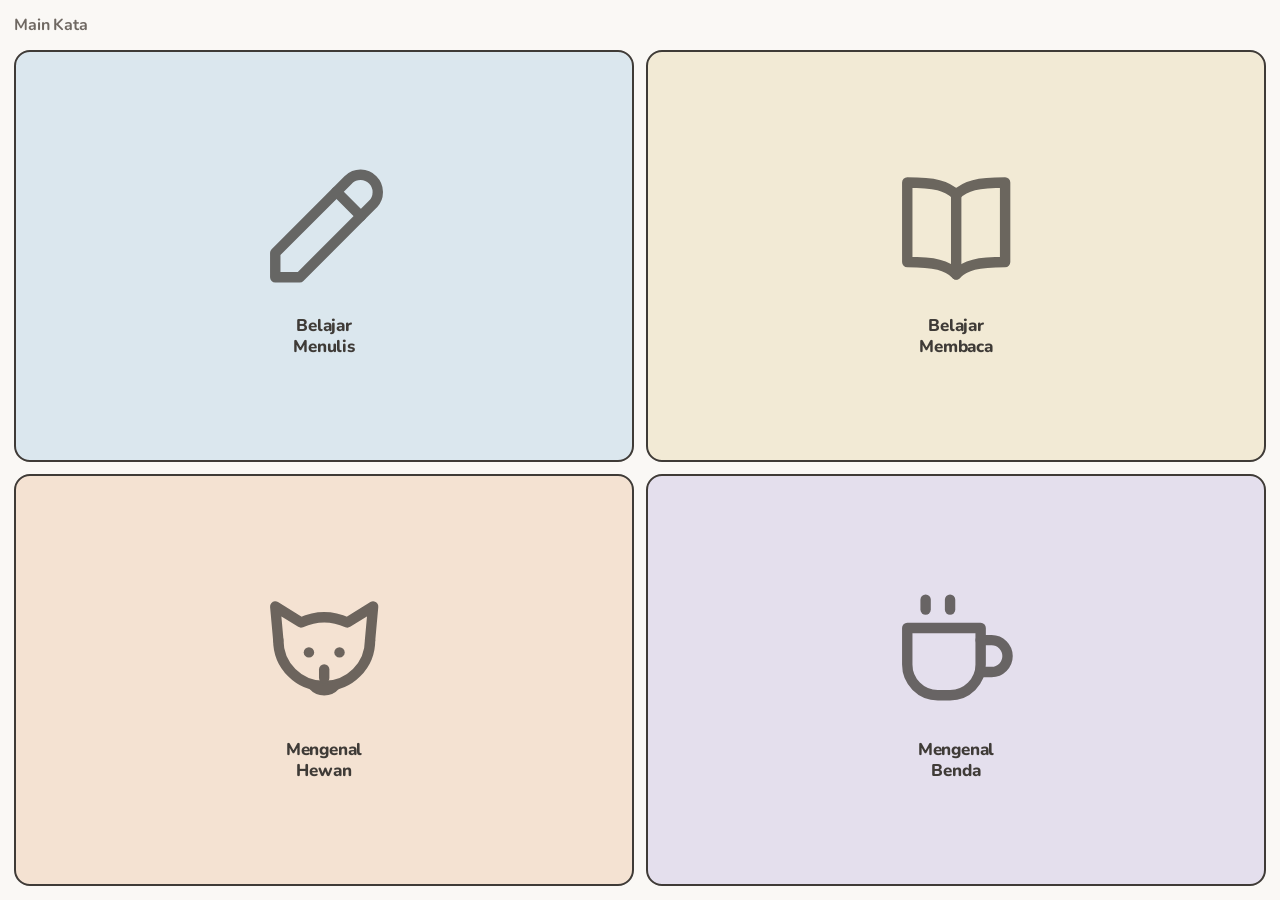
<file: index.html>
<!doctype html>
<html lang="id">
<head>
<meta charset="utf-8">
<title>Main Kata</title>
<meta name="viewport" content="width=device-width,initial-scale=1,maximum-scale=1,user-scalable=no,viewport-fit=cover">
<meta name="theme-color" content="#faf8f5">
<meta name="mobile-web-app-capable" content="yes">
<meta name="apple-mobile-web-app-capable" content="yes">
<meta name="apple-mobile-web-app-status-bar-style" content="default">
<link rel="apple-touch-icon" href="data:image/svg+xml,%3Csvg xmlns='http://www.w3.org/2000/svg' viewBox='0 0 180 180'%3E%3Crect width='180' height='180' rx='40' fill='%237a9b7e'/%3E%3Ctext x='90' y='128' font-family='Nunito,system-ui,sans-serif' font-size='110' font-weight='800' text-anchor='middle' fill='%23faf8f5'%3EA%3C/text%3E%3C/svg%3E">
<link rel="preconnect" href="https://fonts.googleapis.com">
<link rel="preconnect" href="https://fonts.gstatic.com" crossorigin>
<link rel="stylesheet" href="https://fonts.googleapis.com/css2?family=Nunito:wght@700;800&display=swap">
<link rel="stylesheet" href="assets/base.css">
<style>
  /* Menu: empat pintu, semuanya kelihatan sekaligus.

     2x2 tetap, tidak berubah jadi satu kolom di layar sempit. Tata letak
     yang berpindah menurut lebar layar berarti menu ini kelihatan berbeda
     di ponsel dan di tablet, dan "di mana tombol menulis" jadi pertanyaan
     baru setiap kali. Empat kartu di 2x2 sudah cukup besar di ponsel
     tersempit dan tidak pernah perlu digulung. */
  #menu{
    flex:1;min-height:0;
    display:grid;
    grid-template-columns:repeat(2,1fr);
    grid-template-rows:repeat(2,1fr);
    gap:12px;
  }

  .pintu{
    min-width:0;min-height:0;
    display:flex;flex-direction:column;
    align-items:center;justify-content:center;gap:4%;
    padding:6% 8%;
    border:var(--border) solid;border-radius:var(--radius);
    text-decoration:none;color:var(--tinta);
    font-family:inherit;
    cursor:pointer;
    transition:transform .12s ease;
  }
  .pintu:active{transform:scale(.97)}

  /* Gambarnya garis, bukan bidang penuh warna: satu kartu berisi bidang
     warna besar akan menarik mata lebih kuat daripada tiga lainnya, dan
     pilihan jadi tidak setara. */
  .pintu svg{
    width:38%;height:auto;max-height:44%;
    display:block;flex:none;
    stroke:currentColor;fill:none;
    stroke-width:1.7;stroke-linecap:round;stroke-linejoin:round;
    opacity:.75;
  }

  .pintu span{
    font-weight:800;
    font-size:min(4.6vw,17px);
    line-height:1.25;text-align:center;
    letter-spacing:-.01em;
  }

  /* Judul aplikasi ditahan kecil dan tenang. Ini penanda buat orang tua
     bahwa halamannya sudah terbuka, bukan sesuatu yang perlu dia baca. */
  .kepala h1{color:var(--tinta-lembut);font-size:16px;font-weight:700}
</style>
</head>
<body>

<div class="layar">
  <div class="kepala"><h1>Main Kata</h1></div>
  <div id="menu">

    <a class="pintu blue" href="tulis.html">
      <!-- pensil -->
      <svg viewBox="0 0 24 24" aria-hidden="true">
        <path d="M4 20h4L20 8a2.83 2.83 0 0 0-4-4L4 16v4z"/><path d="M14 6l4 4"/>
      </svg>
      <span>Belajar<br>Menulis</span>
    </a>

    <a class="pintu yellow" href="baca.html">
      <!-- buku terbuka -->
      <svg viewBox="0 0 24 24" aria-hidden="true">
        <path d="M12 6.5C10.5 5 8.5 4.5 4 4.5v13C8.5 17.5 10.5 18 12 19.5"/>
        <path d="M12 6.5C13.5 5 15.5 4.5 20 4.5v13c-4.5 0-6.5.5-8 2"/>
        <path d="M12 6.5v13"/>
      </svg>
      <span>Belajar<br>Membaca</span>
    </a>

    <a class="pintu orange" href="hewan.html">
      <!-- kucing -->
      <svg viewBox="0 0 24 24" aria-hidden="true">
        <path d="M4.5 10 4 4.5l4.2 2.6a9.4 9.4 0 0 1 7.6 0L20 4.5 19.5 10"/>
        <path d="M4.5 10a7.5 7.5 0 0 0 15 0"/>
        <path d="M9.5 12h.01"/><path d="M14.5 12h.01"/>
        <path d="M12 14.8v1.4"/><path d="M10.2 17.4a2.4 2.4 0 0 0 3.6 0"/>
      </svg>
      <span>Mengenal<br>Hewan</span>
    </a>

    <a class="pintu purple" href="benda.html">
      <!-- cangkir dan sendok -->
      <svg viewBox="0 0 24 24" aria-hidden="true">
        <path d="M4 8h12v6a5 5 0 0 1-5 5H9a5 5 0 0 1-5-5V8z"/>
        <path d="M16 10h1.8a2.6 2.6 0 0 1 0 5.2H16"/>
        <path d="M7 5V3.4"/><path d="M11 5V3.4"/>
      </svg>
      <span>Mengenal<br>Benda</span>
    </a>

  </div>
</div>

<script src="assets/app.js"></script>
<script src="assets/waktu.js"></script>
</body>
</html>
</file>
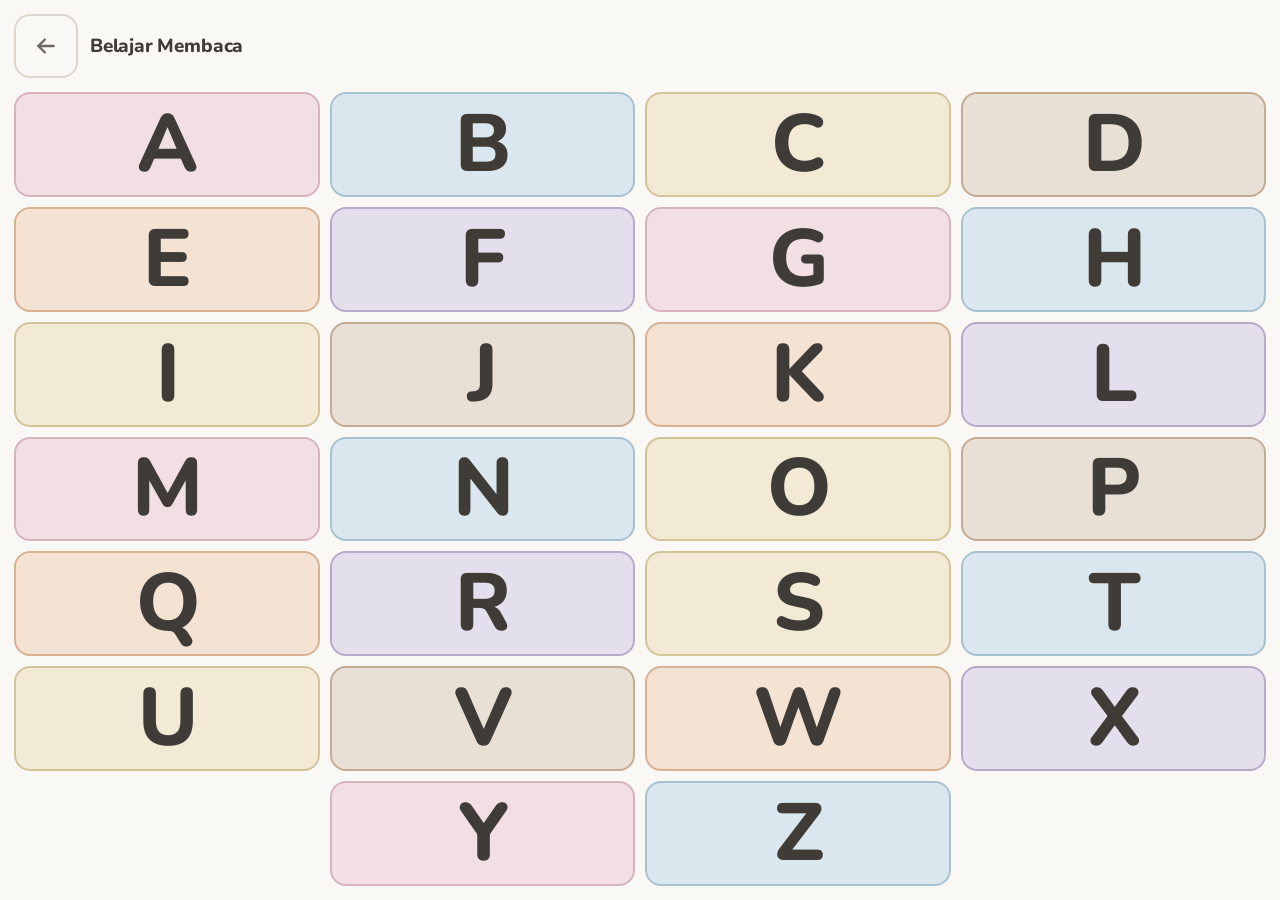
<file: baca.html>
<!doctype html>
<html lang="id">
<head>
<meta charset="utf-8">
<title>Belajar Membaca</title>
<meta name="viewport" content="width=device-width,initial-scale=1,maximum-scale=1,user-scalable=no,viewport-fit=cover">
<meta name="theme-color" content="#faf8f5">
<meta name="mobile-web-app-capable" content="yes">
<meta name="apple-mobile-web-app-capable" content="yes">
<meta name="apple-mobile-web-app-status-bar-style" content="default">
<link rel="apple-touch-icon" href="data:image/svg+xml,%3Csvg xmlns='http://www.w3.org/2000/svg' viewBox='0 0 180 180'%3E%3Crect width='180' height='180' rx='40' fill='%237a9b7e'/%3E%3Ctext x='90' y='128' font-family='Nunito,system-ui,sans-serif' font-size='110' font-weight='800' text-anchor='middle' fill='%23faf8f5'%3EA%3C/text%3E%3C/svg%3E">
<link rel="preconnect" href="https://fonts.googleapis.com">
<link rel="preconnect" href="https://fonts.gstatic.com" crossorigin>
<link rel="stylesheet" href="https://fonts.googleapis.com/css2?family=Nunito:wght@700;800&display=swap">
<link rel="stylesheet" href="assets/base.css">
<link rel="stylesheet" href="assets/baca.css">
</head>
<body>

<!-- Tingkat 1: papan 26 huruf -->
<div class="layar">
  <div class="kepala">
    <a class="bulat" href="index.html" aria-label="Kembali ke menu" id="kemenu"></a>
    <h1>Belajar Membaca</h1>
  </div>
  <div class="papan" id="papan"></div>
</div>

<!-- Tingkat 2: benda dan hewan yang berawalan huruf itu -->
<div class="tingkat" id="daftar">
  <div class="kepala">
    <button class="bulat" id="kembali1" aria-label="Kembali"></button>
    <h1 id="judulHuruf"></h1>
  </div>
  <div id="kartu"></div>
</div>

<!-- Tingkat 3: satu benda, katanya, dan cara membaca hurufnya -->
<div class="tingkat" id="rinci">
  <div class="kepala">
    <button class="bulat" id="kembali2" aria-label="Kembali"></button>
    <h1 id="judulKata"></h1>
    <button class="bulat" id="suara" aria-label="Suara"></button>
  </div>
  <div id="gambar"><img class="foto" id="foto" alt=""></div>
  <div id="kanan">
    <div id="suku"></div>
    <!-- Tangga bunyi: satu baris per suku kata, satu mulut per bunyi. -->
    <div id="tangga"></div>
    <p id="petunjuk"></p>
  </div>
</div>

<!-- Tingkat 4: satu bunyi, sebesar layar -->
<div class="tingkat" id="zoom">
  <div class="kepala">
    <button class="bulat" id="kembali3" aria-label="Kembali"></button>
    <h1 id="judulBunyi"></h1>
  </div>
  <div id="mulutBesar"></div>
  <p id="petunjukBesar"></p>
</div>

<script src="assets/data.js"></script>
<script src="assets/app.js"></script>
<script src="assets/bibir.js"></script>
<script>
  el("kemenu").innerHTML = PANAH;
  el("kembali1").innerHTML = PANAH;
  el("kembali2").innerHTML = PANAH;
  el("kembali3").innerHTML = PANAH;
</script>
<script src="assets/baca.js"></script>
<script src="assets/waktu.js"></script>
</body>
</html>
</file>
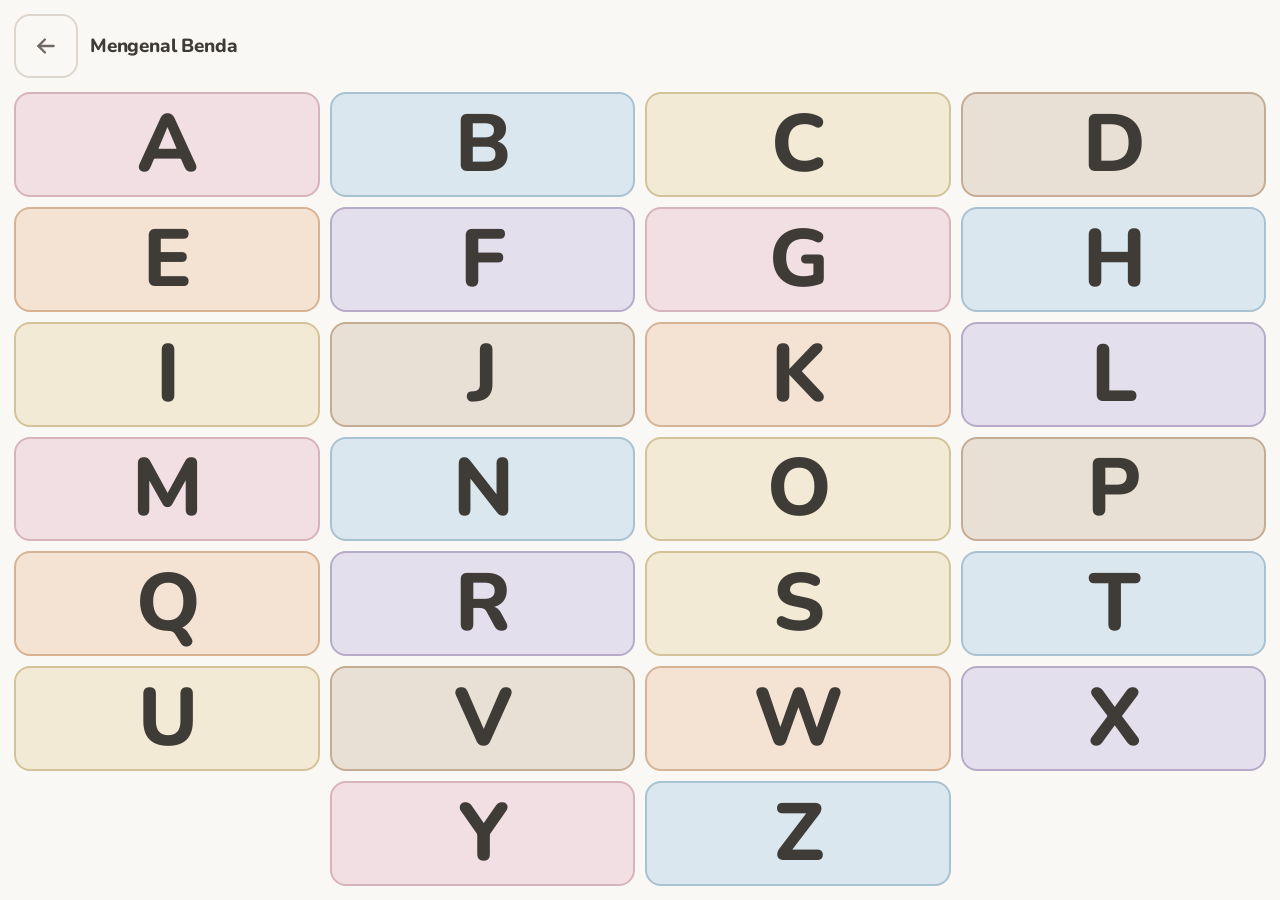
<file: benda.html>
<!doctype html>
<html lang="id">
<head>
<meta charset="utf-8">
<title>Mengenal Benda</title>
<meta name="viewport" content="width=device-width,initial-scale=1,maximum-scale=1,user-scalable=no,viewport-fit=cover">
<meta name="theme-color" content="#faf8f5">
<meta name="mobile-web-app-capable" content="yes">
<meta name="apple-mobile-web-app-capable" content="yes">
<meta name="apple-mobile-web-app-status-bar-style" content="default">
<link rel="apple-touch-icon" href="data:image/svg+xml,%3Csvg xmlns='http://www.w3.org/2000/svg' viewBox='0 0 180 180'%3E%3Crect width='180' height='180' rx='40' fill='%237a9b7e'/%3E%3Ctext x='90' y='128' font-family='Nunito,system-ui,sans-serif' font-size='110' font-weight='800' text-anchor='middle' fill='%23faf8f5'%3EA%3C/text%3E%3C/svg%3E">
<link rel="preconnect" href="https://fonts.googleapis.com">
<link rel="preconnect" href="https://fonts.gstatic.com" crossorigin>
<link rel="stylesheet" href="https://fonts.googleapis.com/css2?family=Nunito:wght@700;800&display=swap">
<link rel="stylesheet" href="assets/base.css">
<link rel="stylesheet" href="assets/kenal.css">
</head>
<body>

<div class="layar">
  <div class="kepala">
    <a class="bulat" href="index.html" aria-label="Kembali ke menu" id="kemenu"></a>
    <h1>Mengenal Benda</h1>
  </div>
  <div class="papan" id="papan"></div>
</div>

<div id="lihat">
  <div id="panggung"><img class="foto" id="foto" alt=""></div>
  <div id="titik" aria-hidden="true"></div>
  <div id="kata"></div>
  <button class="bulat" id="pulang" aria-label="Kembali"></button>
</div>

<script src="assets/data.js"></script>
<script src="assets/app.js"></script>
<script>
  const TEMA = "benda";
  el("kemenu").innerHTML = PANAH;
  el("pulang").innerHTML = PANAH;
</script>
<script src="assets/kenal.js"></script>
<script src="assets/waktu.js"></script>
</body>
</html>
</file>
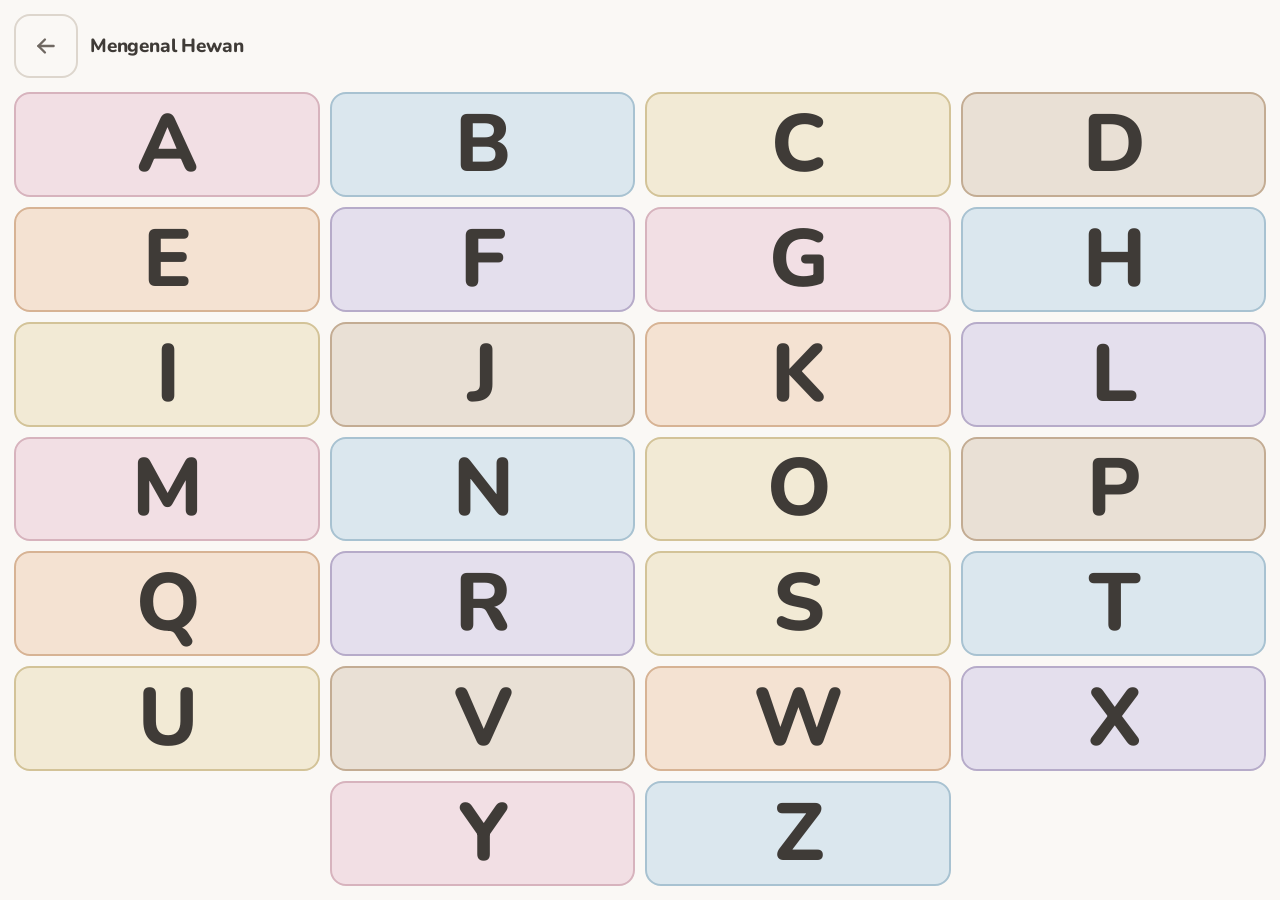
<file: hewan.html>
<!doctype html>
<html lang="id">
<head>
<meta charset="utf-8">
<title>Mengenal Hewan</title>
<meta name="viewport" content="width=device-width,initial-scale=1,maximum-scale=1,user-scalable=no,viewport-fit=cover">
<meta name="theme-color" content="#faf8f5">
<meta name="mobile-web-app-capable" content="yes">
<meta name="apple-mobile-web-app-capable" content="yes">
<meta name="apple-mobile-web-app-status-bar-style" content="default">
<link rel="apple-touch-icon" href="data:image/svg+xml,%3Csvg xmlns='http://www.w3.org/2000/svg' viewBox='0 0 180 180'%3E%3Crect width='180' height='180' rx='40' fill='%237a9b7e'/%3E%3Ctext x='90' y='128' font-family='Nunito,system-ui,sans-serif' font-size='110' font-weight='800' text-anchor='middle' fill='%23faf8f5'%3EA%3C/text%3E%3C/svg%3E">
<link rel="preconnect" href="https://fonts.googleapis.com">
<link rel="preconnect" href="https://fonts.gstatic.com" crossorigin>
<link rel="stylesheet" href="https://fonts.googleapis.com/css2?family=Nunito:wght@700;800&display=swap">
<link rel="stylesheet" href="assets/base.css">
<link rel="stylesheet" href="assets/kenal.css">
</head>
<body>

<div class="layar">
  <div class="kepala">
    <a class="bulat" href="index.html" aria-label="Kembali ke menu" id="kemenu"></a>
    <h1>Mengenal Hewan</h1>
  </div>
  <div class="papan" id="papan"></div>
</div>

<div id="lihat">
  <div id="panggung"><img class="foto" id="foto" alt=""></div>
  <div id="titik" aria-hidden="true"></div>
  <div id="kata"></div>
  <button class="bulat" id="pulang" aria-label="Kembali"></button>
</div>

<script src="assets/data.js"></script>
<script src="assets/app.js"></script>
<script>
  const TEMA = "hewan";
  el("kemenu").innerHTML = PANAH;
  el("pulang").innerHTML = PANAH;
</script>
<script src="assets/kenal.js"></script>
<script src="assets/waktu.js"></script>
</body>
</html>
</file>
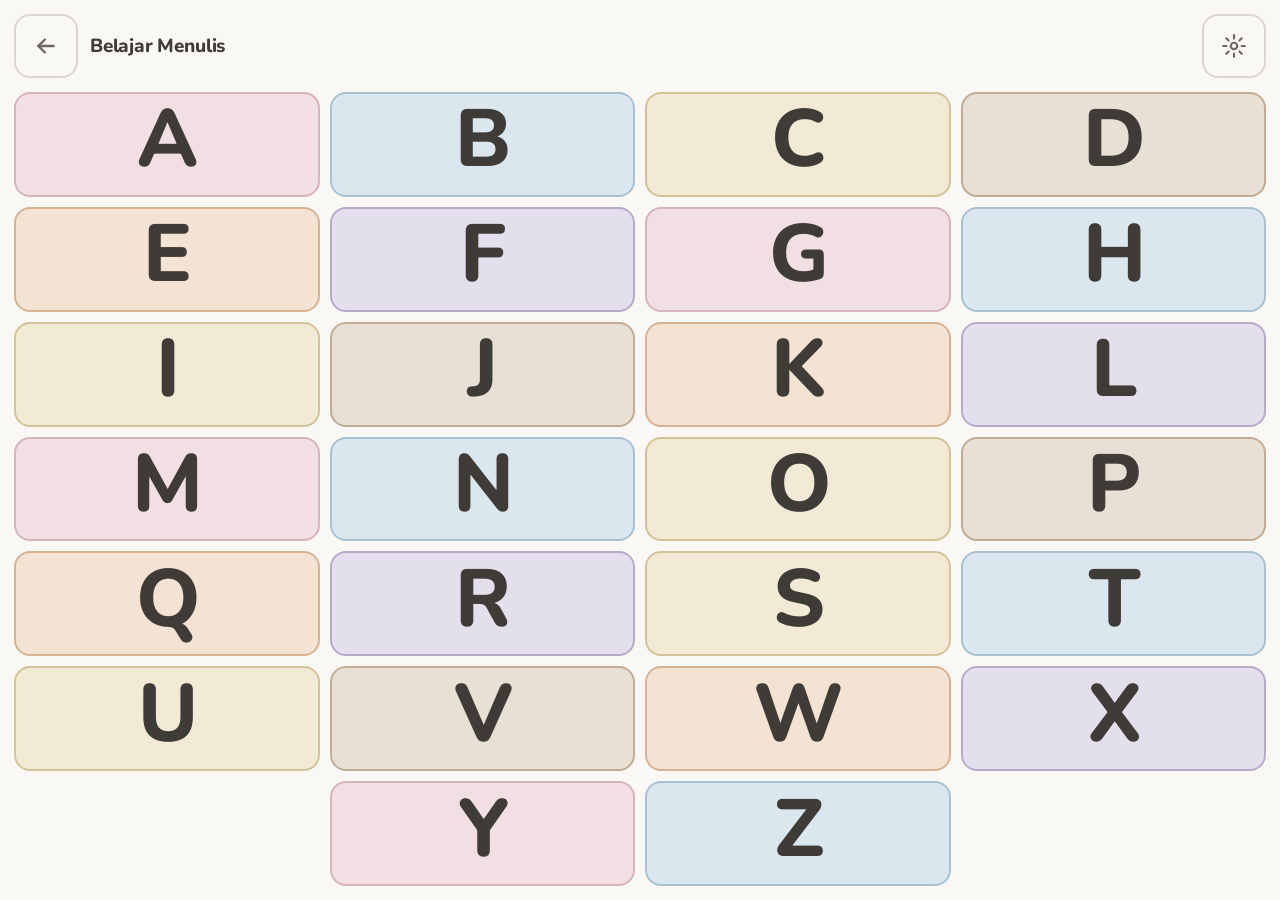
<file: tulis.html>
<!doctype html>
<html lang="id">
<head>
<meta charset="utf-8">
<title>Belajar Menulis</title>
<meta name="viewport" content="width=device-width,initial-scale=1,maximum-scale=1,user-scalable=no,viewport-fit=cover">
<meta name="theme-color" content="#faf8f5">
<meta name="mobile-web-app-capable" content="yes">
<meta name="apple-mobile-web-app-capable" content="yes">
<meta name="apple-mobile-web-app-status-bar-style" content="default">
<link rel="apple-touch-icon" href="data:image/svg+xml,%3Csvg xmlns='http://www.w3.org/2000/svg' viewBox='0 0 180 180'%3E%3Crect width='180' height='180' rx='40' fill='%237a9b7e'/%3E%3Ctext x='90' y='128' font-family='Nunito,system-ui,sans-serif' font-size='110' font-weight='800' text-anchor='middle' fill='%23faf8f5'%3EA%3C/text%3E%3C/svg%3E">
<link rel="preconnect" href="https://fonts.googleapis.com">
<link rel="preconnect" href="https://fonts.gstatic.com" crossorigin>
<link rel="stylesheet" href="https://fonts.googleapis.com/css2?family=Nunito:wght@700;800&display=swap">
<link rel="stylesheet" href="assets/base.css">
<link rel="stylesheet" href="assets/tulis.css">
</head>
<body>

<div class="layar">
  <div class="kepala">
    <a class="bulat" href="index.html" aria-label="Kembali ke menu" id="kemenu"></a>
    <h1>Belajar Menulis</h1>
    <button class="bulat" id="gir" aria-label="Pengaturan, tahan untuk membuka">
      <svg viewBox="0 0 24 24" fill="none" stroke="currentColor" stroke-width="2"
           stroke-linecap="round" stroke-linejoin="round">
        <circle cx="12" cy="12" r="3"/>
        <path d="M12 2v3M12 19v3M2 12h3M19 12h3M4.9 4.9L7 7M17 17l2.1 2.1M19.1 4.9L17 7M7 17l-2.1 2.1"/>
      </svg>
    </button>
  </div>
  <div class="papan" id="papan"></div>
</div>

<div id="tulis">
  <div id="atas">
    <button class="bulat" id="pulang" aria-label="Kembali"></button>
    <button class="bulat" id="ulangi" aria-label="Ulangi">
      <svg viewBox="0 0 24 24" fill="none" stroke="currentColor" stroke-width="2"
           stroke-linecap="round" stroke-linejoin="round">
        <path d="M3.5 12a8.5 8.5 0 1 1 2.6 6.1"/><path d="M3 6v5h5"/>
      </svg>
    </button>
    <button class="bulat" id="bunyi" aria-label="Suara"></button>
  </div>
  <img id="foto" alt="">
  <div id="kata"></div>
  <div id="kotak">
    <div id="bidang">
      <svg id="panduan" viewBox="0 0 100 100"></svg>
      <canvas id="coret"></canvas>
      <div id="centang" aria-hidden="true">
        <svg viewBox="0 0 24 24"><path d="M4.5 12.5l5 5 10-11"/></svg>
      </div>
    </div>
  </div>
</div>

<div id="atur">
  <div class="panel">
    <h2>Pengaturan</h2>
    <div class="baris"><span>Suara</span><div class="pilih" data-kunci="suara">
      <button data-v="nyala">Nyala</button><button data-v="mati">Mati</button></div></div>
    <p class="catatan" id="catatanSuara" hidden>Ponsel ini belum punya suara
      Indonesia. Pasang lewat Pengaturan &rarr; Bahasa &amp; masukan &rarr;
      Keluaran teks-ke-ucapan.</p>
    <div class="baris"><span>Tulis</span><div class="pilih" data-kunci="mode">
      <button data-v="huruf">Huruf awal</button><button data-v="kata">Satu kata</button></div></div>
    <div class="baris"><span>Bantuan</span><div class="pilih" data-kunci="bantu">
      <button data-v="mudah">Mudah</button><button data-v="sedang">Sedang</button>
      <button data-v="sulit">Sulit</button></div></div>
    <button id="tutupatur">Selesai</button>
  </div>
</div>

<script src="assets/data.js"></script>
<script src="assets/app.js"></script>
<script>el("kemenu").innerHTML = PANAH; el("pulang").innerHTML = PANAH;</script>
<script src="assets/tulis.js"></script>
<script src="assets/waktu.js"></script>
</body>
</html>
</file>
<file: assets/base.css>
/* ------------------------------------------------------------------
   Dasar tampilan untuk semua kegiatan.

   Aturan yang dipegang di seluruh berkas ini, karena penggunanya anak
   dengan ASD yang gampang kebanjiran rangsangan:

   1. Tidak ada warna jenuh. Latar putih hangat, bukan putih layar; huruf
      abu arang, bukan hitam. Yang dulu hijau Duolingo #58cc02 sekarang
      hijau sage yang teredam.
   2. Tidak ada gerak yang tidak dia mulai. Tidak ada yang berdenyut,
      berputar, atau melintas sendiri. Peralihan paling lama 200ms dan
      hanya opacity atau skala kecil.
   3. Tidak ada suara tanpa diminta. Bunyi mati sejak awal di mana-mana.
   4. Satu hal per layar.
   5. Letak tetap. Tombol kembali selalu di kiri atas, ukuran sama,
      di keempat kegiatan — jadi tidak perlu dicari ulang.
   6. Sasaran sentuh minimal 64px.
   7. Tidak ada waktu hitung mundur, nilai, atau nyawa. Tidak ada cara
      untuk gagal.
   ------------------------------------------------------------------ */
:root{
  /* Latar putih hangat, bukan #fff: putih murni menyilaukan di layar
     terang dan itu keluhan sensorik yang paling sering muncul. */
  --kertas:#faf8f5;
  --kertas-dalam:#f2eee8;
  --tinta:#3f3b37;
  --tinta-lembut:#6f6862;
  --garis:#ddd6cd;

  /* Satu-satunya aksen. Sage teredam, bukan hijau menyala — cukup jelas
     sebagai penanda "ini yang aktif", tidak cukup terang untuk merebut
     perhatian dari foto atau huruf. */
  --sage:#7a9b7e;
  --sage-tua:#5f7f63;
  --sage-muda:#e6eee7;

  --font:"Nunito",ui-rounded,"SF Pro Rounded",system-ui,-apple-system,sans-serif;
  --radius:16px;
  --border:2px;
  --gap:12px;
  --sentuh:64px;

  /* Enam kelompok warna huruf, versi teredam. Nada-nya dipertahankan
     supaya peta warna yang sudah dihafal tetap berlaku, tapi kejenuhannya
     diturunkan jauh: papan 26 kotak dengan warna penuh adalah 26 hal yang
     berteriak berbarengan. */
  --pink-isi:#f2dfe4;    --pink-tepi:#d7b3bd;
  --blue-isi:#dbe7ee;    --blue-tepi:#a8c2d1;
  --yellow-isi:#f2ead5;  --yellow-tepi:#d3c398;
  --brown-isi:#e9e0d5;   --brown-tepi:#c3ac93;
  --orange-isi:#f4e2d2;  --orange-tepi:#d7b394;
  --purple-isi:#e4dfed;  --purple-tepi:#b6abc9;
}

*{margin:0;padding:0;box-sizing:border-box}

html,body{
  height:100%;
  background:var(--kertas);
  color:var(--tinta);
  font-family:var(--font);
  overflow:hidden;
  -webkit-user-select:none;user-select:none;
  -webkit-tap-highlight-color:transparent;
  overscroll-behavior:none;
  touch-action:manipulation;
  /* Teks berukuran tetap: Android kadang membesarkan teks sendiri di
     halaman yang dianggapnya artikel, dan itu merusak tata letak yang
     sudah dipas supaya tidak pernah menggulung. */
  -webkit-text-size-adjust:100%;text-size-adjust:100%;
}

/* Tinggi layar sesungguhnya di ponsel. 100vh menghitung bilah alamat yang
   bisa hilang, jadi isi terpotong di bawah; 100dvh ikut menyusut bersama
   bilahnya. vh tetap ditulis lebih dulu untuk peramban lama. */
.layar{
  position:fixed;inset:0;
  height:100vh;height:100dvh;
  display:flex;flex-direction:column;
  padding:calc(14px + env(safe-area-inset-top)) 14px
          calc(14px + env(safe-area-inset-bottom));
}

/* ---- Kepala halaman: tombol kembali + judul, sama di setiap kegiatan ---- */
.kepala{
  display:flex;align-items:center;gap:var(--gap);
  padding-bottom:14px;flex:none;
}
.kepala h1{
  font-size:19px;font-weight:800;letter-spacing:-.01em;
  color:var(--tinta);
}

/* Tombol bundar: kembali, ulangi, suara. Satu bentuk untuk semua kontrol
   dewasa, selalu seukuran ibu jari, warnanya sengaja tenang supaya bukan
   itu yang pertama dia pencet. */
.bulat{
  flex:none;
  width:var(--sentuh);height:var(--sentuh);
  display:grid;place-items:center;
  border:var(--border) solid var(--garis);border-radius:var(--radius);
  background:var(--kertas);color:var(--tinta-lembut);
  font-family:inherit;font-weight:700;font-size:26px;line-height:1;
  cursor:pointer;
  transition:transform .12s ease,background .12s ease;
}
.bulat:active{transform:scale(.95);background:var(--kertas-dalam)}
.bulat svg{width:26px;height:26px;display:block}

/* ---- Papan 26 huruf, 4x7, selalu muat, tidak pernah menggulung ---- */
.papan{
  flex:1;min-height:0;
  display:grid;
  grid-template-columns:repeat(4,1fr);
  grid-template-rows:repeat(7,1fr);
  gap:10px;
}
.kotak{
  border:var(--border) solid;border-radius:var(--radius);
  /* Bawaan grid membuat baris ikut tinggi isinya, dan satu huruf jangkung
     cukup untuk mendorong baris terakhir keluar layar. */
  min-width:0;min-height:0;overflow:hidden;
  display:grid;place-items:center;
  /* Ditulis longhand, bukan singkatan `font:` — `inherit` hanya sah sebagai
     nilai utuh, jadi bentuk singkatnya diabaikan dan tombol kembali ke
     13px bawaan peramban. */
  font-family:inherit;font-weight:800;
  font-size:min(9vmin,9.5vh);line-height:1;letter-spacing:-.02em;
  color:var(--tinta);
  cursor:pointer;
  transition:transform .12s ease;
}
.kotak:active{transform:scale(.95)}
/* Z jatuh sendirian di baris terakhir; Y digeser ke kolom dua supaya dua
   huruf sisa itu duduk di tengah, bukan menggantung di kiri. */
.kotak[data-pos="y"]{grid-column:2}

.pink  {background:var(--pink-isi);  border-color:var(--pink-tepi)}
.blue  {background:var(--blue-isi);  border-color:var(--blue-tepi)}
.yellow{background:var(--yellow-isi);border-color:var(--yellow-tepi)}
.brown {background:var(--brown-isi); border-color:var(--brown-tepi)}
.orange{background:var(--orange-isi);border-color:var(--orange-tepi)}
.purple{background:var(--purple-isi);border-color:var(--purple-tepi)}

/* Huruf yang sudah selesai dikerjakan: pudar, tapi masih terbaca. Bukan
   dihapus — papan harus tetap terlihat sama supaya letaknya tidak berubah
   di bawah jarinya. */
.kotak:disabled{opacity:.32;cursor:default}
.kotak:disabled:active{transform:none}

/* ---- Foto ---- */
.foto{
  max-width:100%;max-height:100%;
  object-fit:contain;
  border:var(--border) solid var(--garis);border-radius:var(--radius);
  background:var(--kertas-dalam);
  opacity:0;transition:opacity .2s ease;
}
.foto.tampil{opacity:1}

/* Fokus papan tuts, untuk orang tua yang membuka lewat laptop. Tidak pernah
   muncul karena sentuhan. */
:focus{outline:none}
:focus-visible{outline:3px solid var(--sage);outline-offset:3px}

/* Aturan 2, dipaksakan: kalau sistemnya minta gerak dikurangi, semuanya diam. */
@media (prefers-reduced-motion:reduce){
  *,*::before,*::after{transition:none!important;animation:none!important}
}

/* ---- Batas main ---- */
/* Dua layar dari assets/waktu.js: soal hitungan setelah sepuluh menit, dan
   layar berhenti kalau soalnya salah. Keduanya menutup layar penuh dengan
   kertas yang sama, bukan menggelapkan yang di bawahnya: aturan 1 hal per
   layar berlaku paling keras justru di sini — kalau hurufnya masih
   setengah terlihat di baliknya, yang dia tunggu adalah kembali ke situ,
   bukan yang sedang diminta halaman ini. */
#batas{
  position:fixed;inset:0;z-index:90;
  display:flex;align-items:center;justify-content:center;
  background:var(--kertas);
  padding:24px;
}
#batas .isi{width:100%;max-width:320px;text-align:center}

#batas .pesan{
  /* Kalimat berhentinya dua baris, dan pemenggalannya ditulis di teksnya
     supaya "Nanti lagi" tidak pernah terlanjur naik ke baris pertama. */
  white-space:pre-line;
  font-weight:800;line-height:1.45;
  font-size:clamp(17px,4.8vw,21px);
  color:var(--tinta-lembut);
}
#batas.usai .pesan{
  font-size:clamp(21px,6vw,26px);
  color:var(--tinta);
}

#batas .soal{
  margin:22px 0 20px;
  font-weight:800;line-height:1;
  font-size:clamp(38px,11vw,52px);
  letter-spacing:.04em;
}

/* Tombol angka bergaya papan telepon. Tidak ada tombol hapus dan tidak ada
   tombol kirim: jawabannya selalu satu angka, jadi satu ketukan sudah
   menjawabnya. */
#batas .angka{
  display:grid;grid-template-columns:repeat(3,1fr);gap:10px;
  max-width:290px;margin:0 auto;
}
#batas .angka button{
  min-height:var(--sentuh);
  border:var(--border) solid var(--garis);border-radius:14px;
  background:transparent;color:var(--tinta);
  font-family:inherit;font-weight:800;font-size:24px;
  cursor:pointer;
  transition:transform .12s ease,background .12s ease;
}
#batas .angka button:active{transform:scale(.95);background:var(--kertas-dalam)}
#batas .angka .nol{grid-column:2}

#batas.usai .soal,#batas.usai .angka{display:none}

/* Aba-aba satu menit sebelum berhenti. Sebaris di kaki layar dan tidak bisa
   dipencet: dia bukan sesuatu yang harus dijawab, cuma sesuatu yang harus
   terlihat. Warnanya diambil dari kertas dan garis biasa — kalau penanda
   ini sendiri sudah bikin tegang, dia gagal justru pada tugasnya. */
#aba{
  position:fixed;z-index:80;
  left:50%;transform:translateX(-50%);
  bottom:calc(10px + env(safe-area-inset-bottom));
  max-width:calc(100% - 28px);
  padding:9px 16px;
  border:var(--border) solid var(--garis);border-radius:999px;
  background:var(--kertas-dalam);
  color:var(--tinta-lembut);
  font-weight:700;font-size:13px;line-height:1.2;
  white-space:nowrap;
  pointer-events:none;
}

/* Pintu orang tua di layar berhenti: satu pojok tanpa rupa sama sekali,
   yang baru membuka soalnya setelah ditahan dua detik. Tidak digambar
   dengan sengaja — pintu yang kelihatan adalah pintu yang dicoba. */
#batas .pintu{
  display:none;
  position:absolute;right:0;bottom:0;
  width:76px;height:76px;
  border:0;background:transparent;
  -webkit-appearance:none;appearance:none;
}
#batas.usai .pintu{display:block}
</file>
<file: assets/baca.css>
/* ------------------------------------------------------------------
   Tampilan khusus "belajar membaca".

   Tiga tingkat, satu hal di tiap tingkat:
     papan   26 huruf
     daftar  semua benda dan hewan yang berawalan huruf itu
     rinci   satu benda: gambarnya, katanya, dan cara membaca hurufnya

   Tiap tingkat menutupi tingkat sebelumnya sepenuhnya, bukan menggeser
   atau menyusutkannya, supaya yang barusan dia lihat tidak ikut berkedip
   di belakang yang sedang dia lihat.
   ------------------------------------------------------------------ */

:root{
  /* Warna mulut. Diredam sejauh mungkin dari merah: mulut merah menyala di
     tengah halaman krem adalah persis jenis kejutan yang dihindari di sini,
     dan yang perlu dia baca dari gambarnya adalah bentuknya, bukan warnanya. */
  --bibir:#e3bfc2;
  --bibir-garis:#c49aa0;
  --mulut:#6b5250;
  --gigi:#faf8f5;
  --lidah:#d59a9c;
}

.tingkat{
  position:fixed;inset:0;
  display:none;flex-direction:column;
  background:var(--kertas);
  padding:calc(14px + env(safe-area-inset-top)) 14px
          calc(14px + env(safe-area-inset-bottom));
  gap:12px;
}
.tingkat.on{display:flex}
#daftar{z-index:10}
#rinci{z-index:20}

/* Tombol suara didorong ke kanan, jauh dari tombol kembali: dua tombol
   bersebelahan di sudut yang sama berarti salah pencet. */
#suara{margin-left:auto}
#suara.mati{opacity:.45}

.kepala h1 em{font-style:normal;color:var(--sage-tua)}

/* ---- Tingkat 2: daftar benda dan hewan ---- */
/* Satu-satunya tempat di seluruh aplikasi yang boleh menggulung. Daftar
   ini memang daftar, panjangnya berbeda-beda tiap huruf, dan memaksanya
   selalu muat berarti kartunya mengecil sampai fotonya tidak terbaca. */
#kartu{
  flex:1;min-height:0;
  overflow-y:auto;overscroll-behavior:contain;
  -webkit-overflow-scrolling:touch;
  display:grid;
  /* Dua lajur di ponsel, lima sampai enam di tablet mendatar, tanpa satu
     pun titik putus yang ditulis tangan. */
  grid-template-columns:repeat(auto-fill,minmax(148px,1fr));
  gap:12px;align-content:start;
  /* Tinggi baris ikut isi kartunya. Tanpa ini baris dibagi rata setinggi
     wadahnya, dan kartu yang lebih pendek dari isinya memotong namanya. */
  grid-auto-rows:max-content;
  padding-bottom:6px;
}

/* Blok biasa, bukan flex. Tinggi .bingkai datang dari aspect-ratio, dan
   di dalam kolom flex peramban menghitung tinggi itu sebelum lebarnya pasti
   — hasilnya kartu lebih pendek dari isinya dan namanya terpotong. */
.kartu{
  display:block;
  border:var(--border) solid var(--garis);border-radius:var(--radius);
  background:var(--kertas);
  overflow:hidden;cursor:pointer;
  font-family:inherit;text-align:center;
  transition:transform .12s ease,border-color .12s ease;
}
.kartu:active{transform:scale(.97);border-color:var(--sage)}

/* Bingkai fotonya berukuran tetap sejak awal, jadi kartu tidak melompat
   waktu fotonya datang satu per satu. Sebelum ada foto isinya bidang krem,
   bukan ruang kosong yang runtuh. */
.kartu .bingkai{
  display:block;width:100%;aspect-ratio:4/3;
  background:var(--kertas-dalam);
  overflow:hidden;
}
.kartu img{
  width:100%;height:100%;display:block;object-fit:cover;
  opacity:0;transition:opacity .25s ease;
}
.kartu img.tampil{opacity:1}

.kartu .nama{
  /* span bawaannya sebaris: padding tegaknya tidak menambah tinggi baris
     dan namanya menggantung keluar dari kartu. */
  display:block;
  padding:9px 8px 11px;
  font-weight:800;font-size:16px;line-height:1.2;
  letter-spacing:-.01em;color:var(--tinta);
  text-transform:capitalize;
}

/* ---- Tingkat 3: satu benda ---- */
/* Foto muncul paling atas, tapi bukan yang paling besar.

   Fotonya penopang, bukan isi: kalau dia sudah tahu gambarnya ayam, mengeja
   "a-yam" jadi mencocokkan bunyi ke sesuatu yang sudah pasti, bukan menebak
   dalam gelap — dan untuk itu foto sebesar telapak tangan sudah cukup.
   Yang sedang dipelajari di layar ini bentuk mulutnya, jadi sisa ruangnya
   diberikan ke tangga bunyi. Tingginya dipatok supaya foto yang berdiri
   (buku, botol) tidak diam-diam mengambil setengah layar dan mendesak
   mulutnya mengecil. */
#gambar{
  flex:0 1 auto;min-height:0;
  height:clamp(96px,18vh,190px);
  /* Sisa tinggi layar dibagi rata ke atas foto dan ke bawah petunjuk, lewat
     margin auto di kedua ujung. Sebelumnya sisa itu dikumpulkan di satu
     tempat — tepat di antara foto dan kepingan suku katanya — dan lubang di
     tengah halaman terbaca seperti ada yang gagal dimuat, bukan seperti
     ruang napas. */
  margin-top:auto;
  display:grid;place-items:center;
  /* Barisnya dikunci setinggi kotaknya, bukan setinggi isinya. Tanpa ini
     foto yang berdiri (buku, botol) melar melewati kotaknya sendiri sampai
     menyelinap ke bawah kepingan suku kata, karena max-height:100% pada
     foto tidak punya tinggi pasti untuk diukur. */
  grid-template-rows:minmax(0,1fr);
}

/* ---- Kepingan suku kata ---- */
#suku{
  flex:none;
  display:flex;flex-wrap:wrap;
  justify-content:center;align-items:center;
  gap:10px;
}

.keping{
  min-width:74px;min-height:var(--sentuh);
  padding:10px 16px;
  display:grid;place-items:center;
  border:var(--border) solid var(--garis);border-radius:var(--radius);
  background:var(--kertas);
  font-family:inherit;font-weight:800;
  font-size:clamp(21px,6vw,28px);line-height:1;letter-spacing:-.01em;
  color:var(--tinta);
  cursor:default;
  transition:opacity .18s ease,background .18s ease,
             border-color .18s ease,color .18s ease;
}

/* Belum gilirannya: masih terbaca, hanya mundur ke belakang. Sengaja tidak
   disembunyikan — melihat seluruh kata terpecah sejak awal memberitahu dia
   ada berapa bagian dan sampai mana ini akan berjalan. */
.keping.nanti{opacity:.3}

/* Gilirannya: hanya tepinya yang menguat. Tidak berdenyut, tidak bergoyang,
   tidak ada panah melompat — satu tepi sage sudah cukup untuk menunjuk,
   dan dia diam di situ selama apa pun dia perlu. */
.keping.giliran{border-color:var(--sage);cursor:pointer}
.keping.giliran:active{transform:scale(.96)}

.keping.sudah{
  background:var(--sage-muda);
  border-color:var(--sage);
  color:var(--sage-tua);
}

/* Kepingan dan tangga bunyi duduk dalam satu kelompok, supaya di tablet
   mendatar keduanya bisa pindah ke lajur kanan sekaligus. Kelompok ini yang
   memakan sisa tinggi layar, bukan fotonya. */
#kanan{
  flex:0 1 auto;min-height:0;
  display:flex;flex-direction:column;gap:12px;
  /* Pasangan margin-top:auto milik #gambar. Keduanya baru bekerja waktu ada
     ruang lebih; begitu isinya kepenuhan, margin auto jadi nol sendiri dan
     kolomnya menyusut seperti biasa. */
  margin-bottom:auto;
  /* Pengaman terakhir, bukan rancangan: di layar yang cukup tinggi tangga
     bunyinya selalu muat utuh dan batang gulung ini tidak pernah muncul.
     Yang dijaga cuma satu hal — kata empat suku kata di ponsel pendek harus
     tetap bisa dilihat sampai habis, bukan terpotong diam-diam. */
  overflow-y:auto;overscroll-behavior:contain;
  -webkit-overflow-scrolling:touch;
}

/* ---- Tangga bunyi: satu baris per suku kata, satu mulut per bunyi ---- */
/* Digelar menurun, bukan satu baris panjang. Kata seperti "helikopter" punya
   sepuluh bunyi, dan sepuluh mulut berjajar di layar ponsel mengecil sampai
   bentuknya — satu-satunya isi gambar ini — tidak lagi terbaca. Menurun,
   tiap baris cukup memuat satu suku kata, dan matanya membaca dari kiri ke
   kanan lalu turun: persis urutan mulutnya bergerak. */
#tangga{
  flex:none;
  display:flex;flex-direction:column;gap:8px;
}

.anak{
  display:flex;align-items:center;gap:12px;
  padding:6px 12px;
  border:var(--border) solid transparent;border-radius:var(--radius);
  transition:background .18s ease,border-color .18s ease;
}

/* Baris yang sedang dieja. Cuma tepi dan alas yang berganti — tidak ada
   yang membesar, bergeser, atau berdenyut waktu sorotnya pindah. */
.anak.kini{
  background:var(--sage-muda);
  border-color:var(--sage);
}

.labelSuku{
  flex:none;min-width:2.6em;
  font-weight:800;font-size:clamp(21px,6vw,28px);line-height:1;
  letter-spacing:-.01em;color:var(--tinta);
  text-align:center;
}

.deret{
  display:flex;flex-wrap:wrap;align-items:center;
  gap:6px;
}

.bunyi{
  display:flex;flex-direction:column;align-items:center;gap:1px;
  padding:4px 5px 3px;
  border:2px solid transparent;border-radius:12px;
  background:none;cursor:pointer;
  font-family:inherit;
  transition:border-color .15s ease;
}
/* Bunyi yang petunjuknya sedang tampil di bawah. Satu tepi sage, tanpa
   isian: dua bidang berwarna bertumpuk di dalam baris yang juga berwarna
   sudah terlalu banyak lapisan untuk satu hal sekecil ini. */
.bunyi.dipilih{border-color:var(--sage-tua)}
.bunyi:active{transform:scale(.96)}

/* Mulutnya digambar lebih besar daripada fotonya. Bentuk bibir itu yang
   harus dia tiru, dan bentuk yang harus ditiru tidak boleh jadi yang paling
   kecil di layar — perbedaan antara bibir bulat dan bibir melebar baru
   kelihatan kalau gambarnya cukup lebar.

   Ukurannya ikut lebar sekaligus tinggi layar. Kalau cuma ikut lebar, layar
   pendek seperti 360x640 tetap memberi mulut sebesar layar tinggi, dan kata
   empat suku kata seperti "helikopter" jadi sepuluh mulut yang tidak muat —
   yang paling sempit di antara keduanya yang dipakai. */
.bunyi svg{
  display:block;width:clamp(42px,min(16vw,8vh),78px);height:auto;
}

.namaBunyi{
  font-weight:800;font-size:clamp(15px,4vw,18px);line-height:1;
  color:var(--tinta-lembut);
  text-transform:lowercase;
}

#petunjuk{
  flex:none;margin:0;
  font-size:13px;font-weight:700;line-height:1.35;
  color:var(--tinta-lembut);text-align:center;
  min-height:2.7em;
}

/* ---- Tingkat 4: satu bunyi, sebesar layar ---- */
/* Satu mulut, satu kalimat, tidak ada yang lain. Tidak ada foto benda, tidak
   ada suku kata, tidak ada tangga — semua itu sudah dia lihat di tingkat
   sebelumnya, dan yang tertinggal di layar ini cuma bentuk yang harus dia
   tiru. Ketuk di mana saja untuk kembali. */
#zoom{z-index:30;cursor:pointer}

#mulutBesar{
  flex:1;min-height:0;
  display:grid;place-items:center;
  grid-template-rows:minmax(0,1fr);
}
#mulutBesar svg{
  display:block;
  width:min(90vw,620px);max-height:100%;height:auto;
}

#petunjukBesar{
  flex:none;margin:0;
  padding-bottom:8px;
  font-weight:800;line-height:1.35;
  font-size:clamp(17px,4.8vw,24px);
  color:var(--tinta-lembut);text-align:center;
}

/* ---- Tablet mendatar: foto di kiri, bacaannya di kanan ---- */
/* Di layar rebah, satu lajur berarti fotonya jadi pipih dan kepingannya
   terdorong keluar layar. Dua lajur memakai lebarnya dan membiarkan tinggi
   yang sedikit itu utuh untuk fotonya. */
@media (orientation:landscape) and (min-width:720px){
  #rinci{
    display:none;
    grid-template-columns:1fr minmax(300px,380px);
    grid-template-rows:auto 1fr;
    column-gap:20px;
  }
  #rinci.on{display:grid}
  #rinci .kepala{grid-column:1/-1;padding-bottom:0}
  /* Di layar rebah fotonya tidak perlu dipatok: lajur kanan sudah menampung
     tangga bunyinya sendiri, jadi tinggi yang tersisa di kiri boleh habis
     untuk fotonya. */
  /* Margin auto yang membagi sisa tinggi di layar tegak dimatikan di sini:
     di dalam petak grid, margin auto membatalkan regangan petaknya dan malah
     mendorong isinya ke satu sisi. */
  #gambar{grid-column:1;grid-row:2;min-height:0;height:auto;margin-top:0}
  #kanan{
    grid-column:2;grid-row:2;
    display:flex;flex-direction:column;gap:16px;
    justify-content:center;justify-content:safe center;
    min-height:0;margin-bottom:0;
  }
}
</file>
<file: assets/kenal.css>
/* Tampilan khusus "mengenal": papan huruf, lalu satu foto layar penuh. */

/* Layar foto menutupi papan sepenuhnya, bukan menggeser atau menyusutkannya.
   Satu hal di layar, dan papan yang tadi dia lihat tidak ikut berkedip di
   belakang foto. */
#lihat{
  position:fixed;inset:0;z-index:10;
  display:none;
  background:var(--kertas);
  padding:calc(14px + env(safe-area-inset-top)) 14px
          calc(14px + env(safe-area-inset-bottom));
}
#lihat.on{display:block}

/* Seluruh sisa layar adalah satu sasaran ketuk untuk maju ke gambar
   berikutnya. Tidak ada tombol "lanjut" yang harus dicari dan dibaca dulu —
   ketuk di mana saja, kecuali di tombol kembali. */
#panggung{
  position:absolute;inset:0;
  display:grid;place-items:center;
  padding:calc(78px + env(safe-area-inset-top)) 20px
          calc(124px + env(safe-area-inset-bottom));
  /* Barisnya dikunci setinggi kotaknya, bukan setinggi isinya. Tanpa ini
     max-height:100% pada fotonya tidak punya tinggi pasti untuk diukur, jadi
     diabaikan — dan foto yang berdiri (jerapah, kuda) melar melewati alas
     kotaknya sampai menutupi nama hewannya sendiri. */
  grid-template-rows:minmax(0,1fr);
  cursor:pointer;
}

/* Penanda ada berapa banyak. Satu titik satu hewan, jadi sekali lihat
   ketahuan hurufnya berisi tiga atau tiga belas, dan sudah sampai mana.
   Sengaja titik, bukan angka: yang perlu dia baca posisinya, bukan
   bilangannya — dan titik yang masih pucat di kanan sudah cukup memberitahu
   masih ada lagi, tanpa satu kata pun. */
#titik{
  position:absolute;left:0;right:0;
  bottom:calc(76px + env(safe-area-inset-bottom));
  display:flex;justify-content:center;align-items:center;
  flex-wrap:wrap;gap:8px;
  padding:0 24px;
  pointer-events:none;
}

#titik i{
  display:block;width:9px;height:9px;
  border-radius:50%;
  background:var(--garis);
  transition:background .18s ease,transform .18s ease;
}

/* Yang sedang dilihat. Menua warnanya dan membesar sedikit — tidak berdenyut,
   tidak bergoyang, cuma berpindah tempat waktu fotonya berganti. */
#titik i.kini{
  background:var(--sage-tua);
  transform:scale(1.55);
}

/* Kata di bawah foto, bukan menimpanya, dan selalu di tempat yang sama
   berapa pun tinggi fotonya. */
#kata{
  position:absolute;left:0;right:0;
  bottom:calc(22px + env(safe-area-inset-bottom));
  text-align:center;
  font-weight:800;font-size:min(9vmin,34px);line-height:1.2;
  letter-spacing:-.01em;color:var(--sage-tua);
  pointer-events:none;
}

#pulang{
  position:absolute;left:14px;
  top:calc(14px + env(safe-area-inset-top));
  z-index:2;
}
</file>
<file: assets/tulis.css>
/* Tampilan khusus "belajar menulis". */

:root{
  /* Garis huruf yang sudah dia lewati: sage pucat, cukup jelas sebagai
     jejak tapi tidak menyaingi bentuk hurufnya sendiri. */
  --sage-pucat:#c3d6c6;
  /* Coretannya sendiri sengaja beda warna dari huruf panduan, supaya
     kelihatan mana bentuk yang dicontoh dan mana yang dia buat. */
  --biru:#89a7bb;
  --tinta-pudar:#c0b8ae;
}

/* Roda gigi pengaturan didorong ke kanan, jauh dari tombol kembali. */
#gir{margin-left:auto}

/* ---- Layar menulis ---- */
#tulis{
  position:fixed;inset:0;z-index:10;
  display:none;flex-direction:column;align-items:center;
  background:var(--kertas);
  padding:calc(14px + env(safe-area-inset-top)) 14px
          calc(14px + env(safe-area-inset-bottom));
  gap:10px;
}
#tulis.on{display:flex}

/* Ulangi dan Suara duduk di baris atas, bukan di bawah kotak gambar:
   di atas mereka tidak memakan tinggi kotak menulis, dan tombol yang
   bersebelahan dengan tangannya adalah tombol yang kepencet. */
#atas{width:100%;display:flex;justify-content:space-between;flex:none}
#bunyi.mati{opacity:.45}

/* Tinggi tetap, bukan max-height: foto yang baru datang tidak boleh
   menggeser kotak yang sedang dia coret. Tepinya baru muncul setelah
   fotonya benar-benar termuat. */
#foto{
  flex:none;height:24vh;max-width:100%;object-fit:contain;
  border:var(--border) solid transparent;border-radius:var(--radius);
  background:none;
  opacity:0;transition:opacity .2s ease;
}
#foto.tampil{opacity:1;border-color:var(--garis)}

/* Kata ditulis huruf besar di sini, tidak seperti di halaman gambar: yang
   dia salin adalah bentuk-bentuk ini persis, jadi yang dibaca dan yang
   ditelusuri harus sama. */
#kata{
  flex:none;white-space:nowrap;font-weight:800;line-height:1.2;
  font-size:min(7.5vmin,4.2vh);letter-spacing:.02em;
}
#kata .sudah{color:var(--sage)}
#kata .kini{color:var(--tinta);border-bottom:3px solid var(--tinta)}
#kata .nanti{color:var(--tinta-pudar)}

#kotak{flex:1;min-height:0;width:100%;display:grid;place-items:center}

/* aspect-ratio saja tidak cukup: max-height:100% di sini dihitung terhadap
   tinggi flex yang dianggap peramban belum pasti, jadi kotaknya diam-diam
   meluber. atur() yang menetapkan piksel sebenarnya; ini cadangannya. */
#bidang{
  position:relative;width:100%;aspect-ratio:1;max-height:100%;
  touch-action:none;cursor:crosshair;
}
#panduan,#coret{position:absolute;inset:0;width:100%;height:100%}
#panduan{transition:transform .25s ease}
/* Satu-satunya gerakan perayaan: huruf membesar sedikit, sekali, lalu diam.
   Bukan ledakan kertas warna-warni yang dulu memenuhi layar. */
#panduan.mekar{transform:scale(1.08)}

#panduan path{fill:none;stroke-linecap:round;stroke-linejoin:round}
/* Panduan bertitik-titik, jejak sage pucat di belakang jarinya, dan sage
   penuh begitu hurufnya selesai. Titik-titiknya dibuat dari ujung bundar
   di atas garis putus sepanjang nol. */
#panduan .jalur{stroke:var(--garis);stroke-width:6.5;stroke-dasharray:.001 13}
#panduan .maju,#panduan .lewat{stroke:var(--sage-pucat);stroke-width:13}
#panduan .jadi{stroke:var(--sage);stroke-width:13}

/* Titik mulai. Dulu berdenyut tanpa henti — gerakan terus-menerus yang tidak
   dia mulai dan tidak bisa dia hentikan. Sekarang diam saja: satu titik di
   tempat pensil turun sudah cukup memberitahu dari mana. */
#panduan .mulai{fill:var(--sage)}
#panduan .bisik{fill:var(--biru);opacity:.4}

/* Centang kecil di pojok, muncul pelan waktu satu huruf selesai. Kecil dan
   di pinggir dengan sengaja: yang layak dilihat adalah huruf yang baru dia
   buat, bukan tanda yang menutupinya. */
#centang{
  position:absolute;right:2%;bottom:2%;
  width:16%;height:16%;
  color:var(--sage);
  opacity:0;transition:opacity .3s ease;
  pointer-events:none;
}
#centang.tampil{opacity:1}
#centang svg{width:100%;height:100%;display:block;
  fill:none;stroke:currentColor;stroke-width:3;
  stroke-linecap:round;stroke-linejoin:round}

/* ---- Kotak huruf di papan ---- */
/* Kotaknya menyimpan tiga hal sekaligus: bentuk huruf yang akan ditelusuri,
   sudah sampai mana huruf itu dikerjakan, dan apakah sudah selesai. Semuanya
   lewat warna dan satu garis tipis — tidak ada yang bergerak sendiri. */
.papan .kotak{position:relative;padding-bottom:9px}

/* Hurufnya mewarisi ukuran dan tebal dari .kotak di base.css — papan di
   sini harus terbaca sebagai papan yang sama dengan di halaman mengenal dan
   membaca, bukan sepupunya. Yang boleh beda cuma keterangan keadaannya:
   garis kemajuan, tepi sage, dan centang. */
.papan .kotak .huruf{transition:color .2s ease}

/* Ditekan: kotaknya masuk sedikit dan hurufnya menghangat. Umpan balik yang
   datang seketika di bawah jarinya, tanpa bunyi dan tanpa kilat. */
.papan .kotak:active{transform:scale(.94)}
.papan .kotak:active .huruf{color:var(--sage-tua)}

/* Garis kemajuan di kaki kotak: berapa kata di balik huruf itu yang sudah
   dia tulis. Baru muncul begitu huruf itu dia mulai — 26 garis kosong cuma
   akan jadi 26 hal yang belum dikerjakan. */
.papan .kotak .maju{
  position:absolute;left:16%;right:16%;bottom:7px;height:4px;
  border-radius:2px;background:rgba(63,59,55,.10);overflow:hidden;
  opacity:0;transition:opacity .2s ease;
}
.papan .kotak.jalan .maju,.papan .kotak.usai .maju{opacity:1}
.papan .kotak .maju i{
  display:block;height:100%;width:0;
  background:var(--sage);border-radius:2px;
  transition:width .25s ease;
}

/* Huruf yang barusan dikerjakan, supaya waktu kembali ke papan dia tidak
   perlu mencari lagi tadi sampai di mana. Tepi sage saja, tidak berdenyut. */
.papan .kotak.sedang{border-color:var(--sage)}

/* Sudah selesai: garis hurufnya sage, centang kecil di pojok, warnanya
   sedikit mundur — dan kotaknya tidak menyahut lagi. Redupnya berhenti di
   .72 dengan sengaja: kotak yang hampir hilang membuat papan terlihat
   rusak, padahal hurufnya justru yang sudah dia kerjakan. */
.papan .kotak.usai{opacity:.72}
.papan .kotak.usai .huruf{color:var(--sage)}
.papan .kotak:disabled{cursor:default}
.papan .kotak:disabled:active{transform:none}

.papan .kotak .tanda{
  position:absolute;top:5px;right:6px;width:15px;height:15px;
  color:var(--sage);
  opacity:0;transition:opacity .2s ease;
}
.papan .kotak.usai .tanda{opacity:1}
.papan .kotak .tanda path{
  fill:none;stroke:currentColor;stroke-width:3.4;
  stroke-linecap:round;stroke-linejoin:round;
}

/* ---- Pengaturan: panel orang tua, tidak pernah menghalanginya ---- */
#atur{
  position:fixed;inset:0;z-index:30;display:none;
  align-items:center;justify-content:center;
  background:rgba(63,59,55,.3);
  padding:22px;
}
#atur.on{display:flex}
#atur .panel{
  background:var(--kertas);
  border:var(--border) solid var(--garis);border-radius:var(--radius);
  padding:22px;width:100%;max-width:340px;
}
#atur h2{font-size:18px;font-weight:800;margin-bottom:16px}
#atur .baris{margin-bottom:16px}
#atur .baris>span{
  display:block;font-size:13px;font-weight:700;color:var(--tinta-lembut);
  margin-bottom:8px;
}
#atur .pilih{display:flex;gap:8px;flex-wrap:wrap}
#atur .pilih button{
  border:var(--border) solid var(--garis);border-radius:12px;
  background:transparent;padding:10px 14px;cursor:pointer;
  font-family:inherit;font-weight:700;font-size:14px;color:var(--tinta-lembut);
}
#atur .pilih button.on{
  border-color:var(--sage);background:var(--sage-muda);color:var(--sage-tua);
}
#atur .pilih button:disabled{
  opacity:.45;cursor:default;
}
/* Keterangan kenapa barisnya mati. Baris pengaturan yang tidak bisa dipencet
   tanpa penjelasan terbaca sebagai aplikasi rusak. */
#atur .catatan{
  margin:-8px 0 16px;font-size:13px;line-height:1.45;color:var(--tinta-lembut);
}
#tutupatur{
  width:100%;border:var(--border) solid var(--sage);border-radius:12px;
  margin-top:8px;background:var(--sage-muda);color:var(--sage-tua);
  padding:13px;cursor:pointer;
  font-family:inherit;font-weight:800;font-size:15px;
}

@media (prefers-reduced-motion:reduce){
  #panduan,#centang{transition:none!important}
}
</file>
